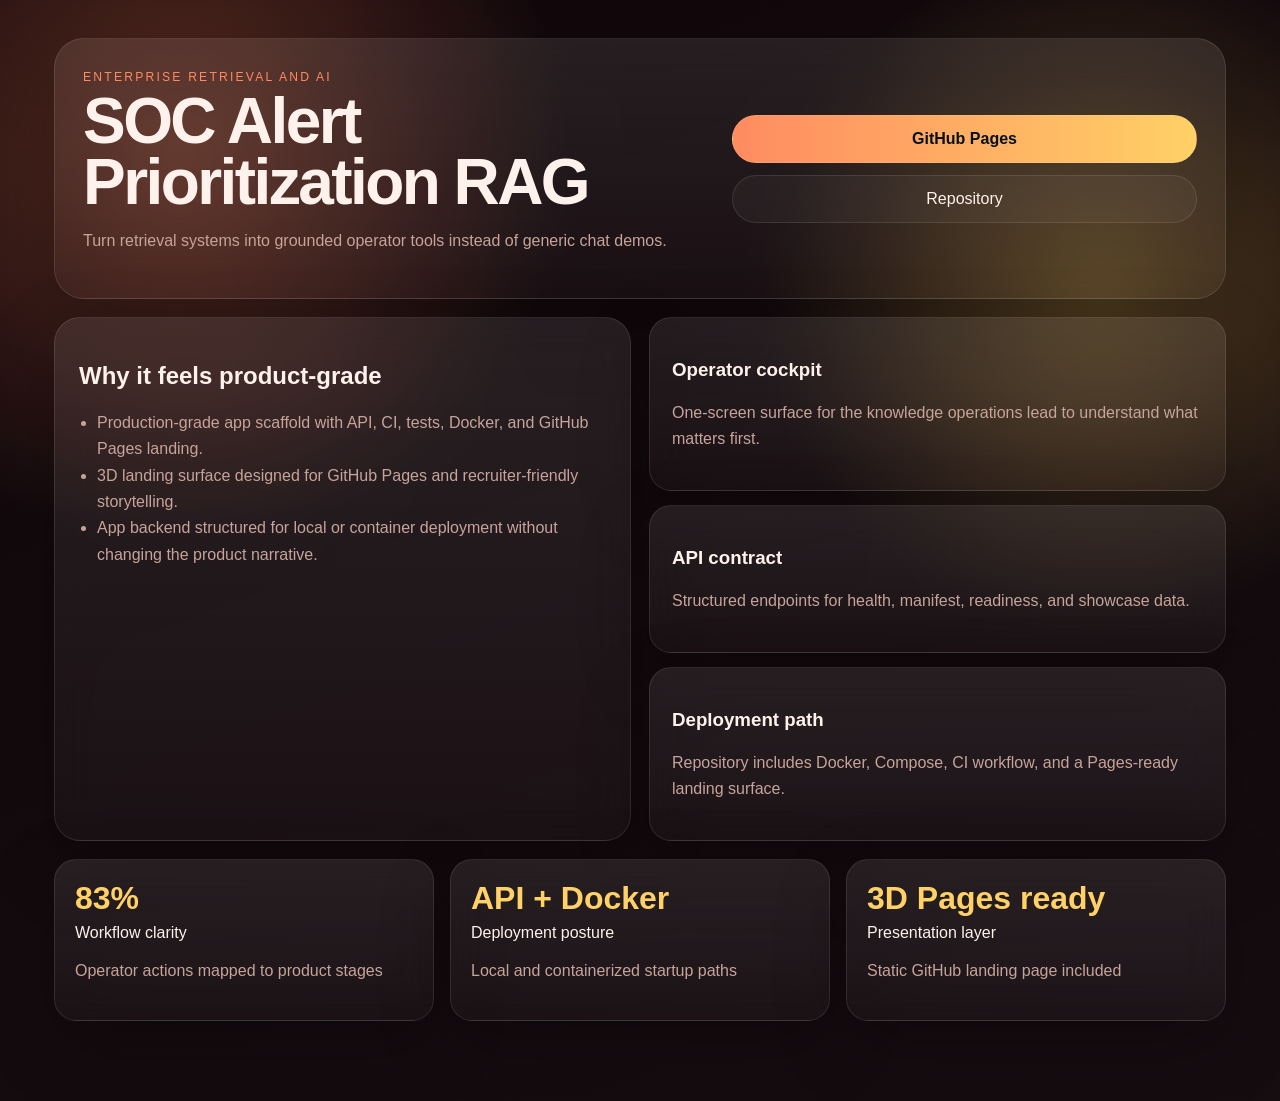
<file: docs/index.html>
<!DOCTYPE html>
<html lang="en">
<head>
  <meta charset="UTF-8" />
  <meta name="viewport" content="width=device-width, initial-scale=1.0" />
  <title>SOC Alert Prioritization RAG Landing</title>
  <link rel="stylesheet" href="landing.css" />
</head>
<body>
  <div class="scene" id="scene">
    <div class="backdrop"></div>
    <main class="deck">
      <section class="hero-card glass">
        <div>
          <span class="eyebrow">Enterprise retrieval and AI</span>
          <h1>SOC Alert Prioritization RAG</h1>
          <p>Turn retrieval systems into grounded operator tools instead of generic chat demos.</p>
        </div>
        <nav class="cta-stack">
          <a class="cta primary" href="https://r-behera.github.io/soc-alert-prioritization-rag/">GitHub Pages</a>
          <a class="cta" href="https://github.com/R-behera/soc-alert-prioritization-rag">Repository</a>
        </nav>
      </section>
      <section class="orbit-grid">
        <div class="glass panel large">
          <h2>Why it feels product-grade</h2>
          <ul><li>Production-grade app scaffold with API, CI, tests, Docker, and GitHub Pages landing.</li><li>3D landing surface designed for GitHub Pages and recruiter-friendly storytelling.</li><li>App backend structured for local or container deployment without changing the product narrative.</li></ul>
        </div>
        <div id="cards" class="card-stack"></div>
      </section>
      <section class="metrics-row" id="metrics"></section>
    </main>
  </div>
  <script>window.PROJECT_MANIFEST = {"slug": "soc-alert-prioritization-rag", "title": "SOC Alert Prioritization RAG", "summary": "![Demo Screenshot](demo/screenshot.png)", "domain": "Enterprise retrieval and AI", "audience": "knowledge operations lead", "promise": "Turn retrieval systems into grounded operator tools instead of generic chat demos.", "hero": ["Production-grade app scaffold with API, CI, tests, Docker, and GitHub Pages landing.", "3D landing surface designed for GitHub Pages and recruiter-friendly storytelling.", "App backend structured for local or container deployment without changing the product narrative."], "kpis": [{"label": "Workflow clarity", "value": "83%", "note": "Operator actions mapped to product stages"}, {"label": "Deployment posture", "value": "API + Docker", "note": "Local and containerized startup paths"}, {"label": "Presentation layer", "value": "3D Pages ready", "note": "Static GitHub landing page included"}], "stages": ["ingest", "validate", "analyze", "decide", "monitor"], "cards": [{"title": "Operator cockpit", "body": "One-screen surface for the knowledge operations lead to understand what matters first."}, {"title": "API contract", "body": "Structured endpoints for health, manifest, readiness, and showcase data."}, {"title": "Deployment path", "body": "Repository includes Docker, Compose, CI workflow, and a Pages-ready landing surface."}], "scene": "glass-atlas", "theme": {"bg": "#10070a", "surface": "#1b1116", "ink": "#fff2ec", "muted": "#c7a49b", "accent": "#ff8b61", "accent2": "#ffd166"}, "pages_url": "https://r-behera.github.io/soc-alert-prioritization-rag/", "api_examples": {"health": {"status": "ok", "project": "soc-alert-prioritization-rag"}, "readiness": {"api": "ready", "landing_page": "docs/index.html", "container": "Dockerfile present"}, "signals": [{"name": "Decision coverage", "status": "strong", "detail": "App and landing narrative aligned"}, {"name": "Operator context", "status": "strong", "detail": "Primary user anchored as knowledge operations lead"}, {"name": "Delivery path", "status": "ready", "detail": "Pages + containerized app scaffold generated"}]}};</script>
  <script src="landing.js"></script>
</body>
</html>
</file>
<file: docs/landing.css>
:root{--bg:#10070a;--surface:#1b1116;--ink:#fff2ec;--muted:#c7a49b;--accent:#ff8b61;--accent2:#ffd166;--rx:0deg;--ry:0deg;}*{box-sizing:border-box}html,body{margin:0;min-height:100%;font-family:Inter,Segoe UI,sans-serif;background:var(--bg);color:var(--ink)}.scene{min-height:100vh;overflow:hidden;position:relative;transform-style:preserve-3d;perspective:1600px}.backdrop{position:absolute;inset:-10%;background:radial-gradient(circle at 20% 20%,color-mix(in srgb,var(--accent) 30%, transparent),transparent 24%),radial-gradient(circle at 80% 30%,color-mix(in srgb,var(--accent2) 28%, transparent),transparent 22%),linear-gradient(160deg,var(--bg),color-mix(in srgb,var(--surface) 78%, black));filter:saturate(1.15)}.deck{position:relative;z-index:2;max-width:1220px;margin:0 auto;padding:38px 24px 80px;transform:rotateX(var(--rx)) rotateY(var(--ry));transition:transform .12s ease-out}.glass{background:linear-gradient(180deg,rgba(255,255,255,.09),rgba(255,255,255,.03));border:1px solid rgba(255,255,255,.1);backdrop-filter:blur(22px);box-shadow:0 24px 70px rgba(0,0,0,.28)}.hero-card{display:grid;grid-template-columns:1.15fr .85fr;gap:20px;padding:28px;border-radius:30px;margin-bottom:18px}.eyebrow{letter-spacing:.18em;text-transform:uppercase;font-size:.76rem;color:var(--accent)}h1{font-size:clamp(2.4rem,5vw,4.8rem);line-height:.94;margin:.4rem 0 1rem;letter-spacing:-.04em}p,li{color:var(--muted);line-height:1.65}.cta-stack{display:flex;flex-direction:column;justify-content:center;gap:12px}.cta{display:inline-flex;justify-content:center;padding:14px 18px;border-radius:999px;text-decoration:none;color:var(--ink);border:1px solid rgba(255,255,255,.1);background:rgba(255,255,255,.04)}.primary{background:linear-gradient(90deg,var(--accent),var(--accent2));color:#07111b;font-weight:700}.orbit-grid{display:grid;grid-template-columns:1fr 1fr;gap:18px;margin-bottom:18px}.panel.large{padding:24px;border-radius:26px}.card-stack{display:grid;gap:14px}.flip{padding:22px;border-radius:22px;transform:translateZ(var(--z))}.metrics-row{display:grid;grid-template-columns:repeat(3,minmax(0,1fr));gap:16px}.metric{padding:20px;border-radius:22px}.metric strong{display:block;font-size:2rem;color:var(--accent2);margin-bottom:.4rem}ul{padding-left:18px;margin:14px 0 0}@media(max-width:980px){.hero-card,.orbit-grid,.metrics-row{grid-template-columns:1fr}.deck{padding:22px 16px 60px}}
</file>
